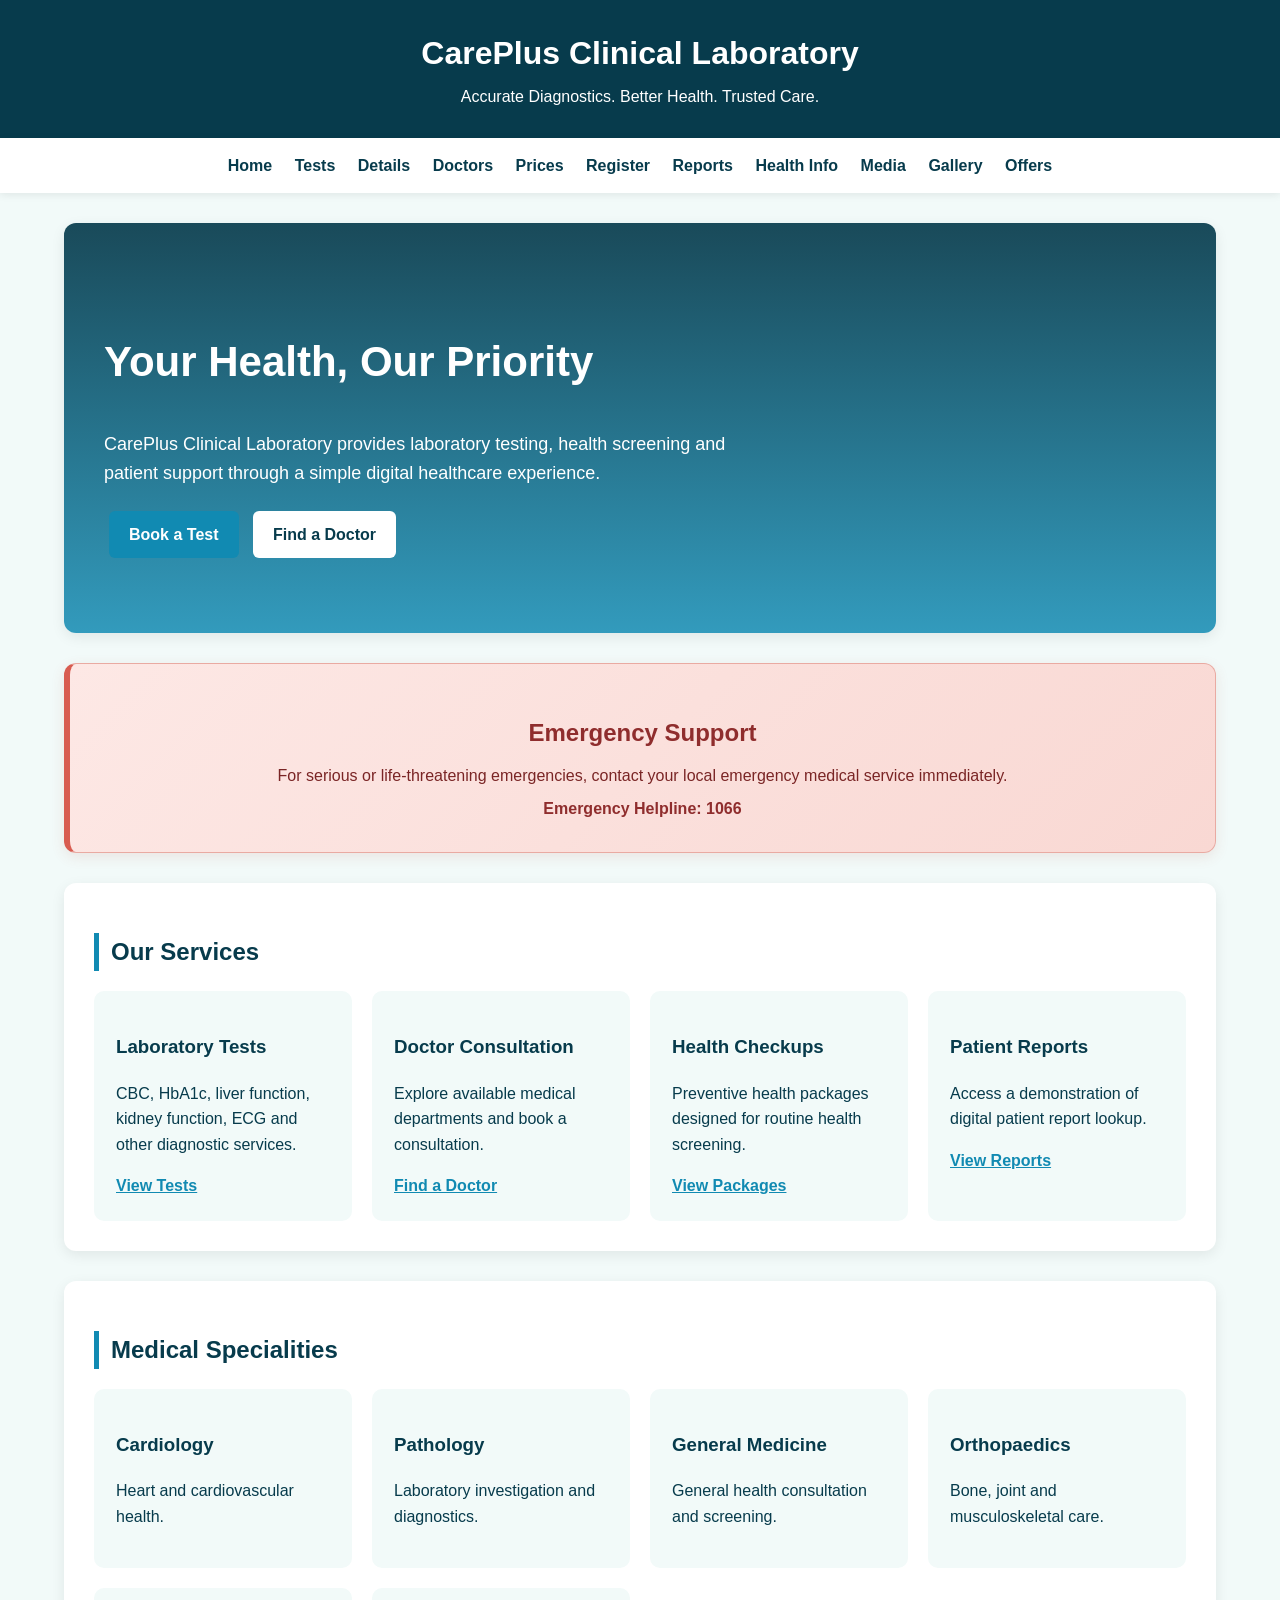
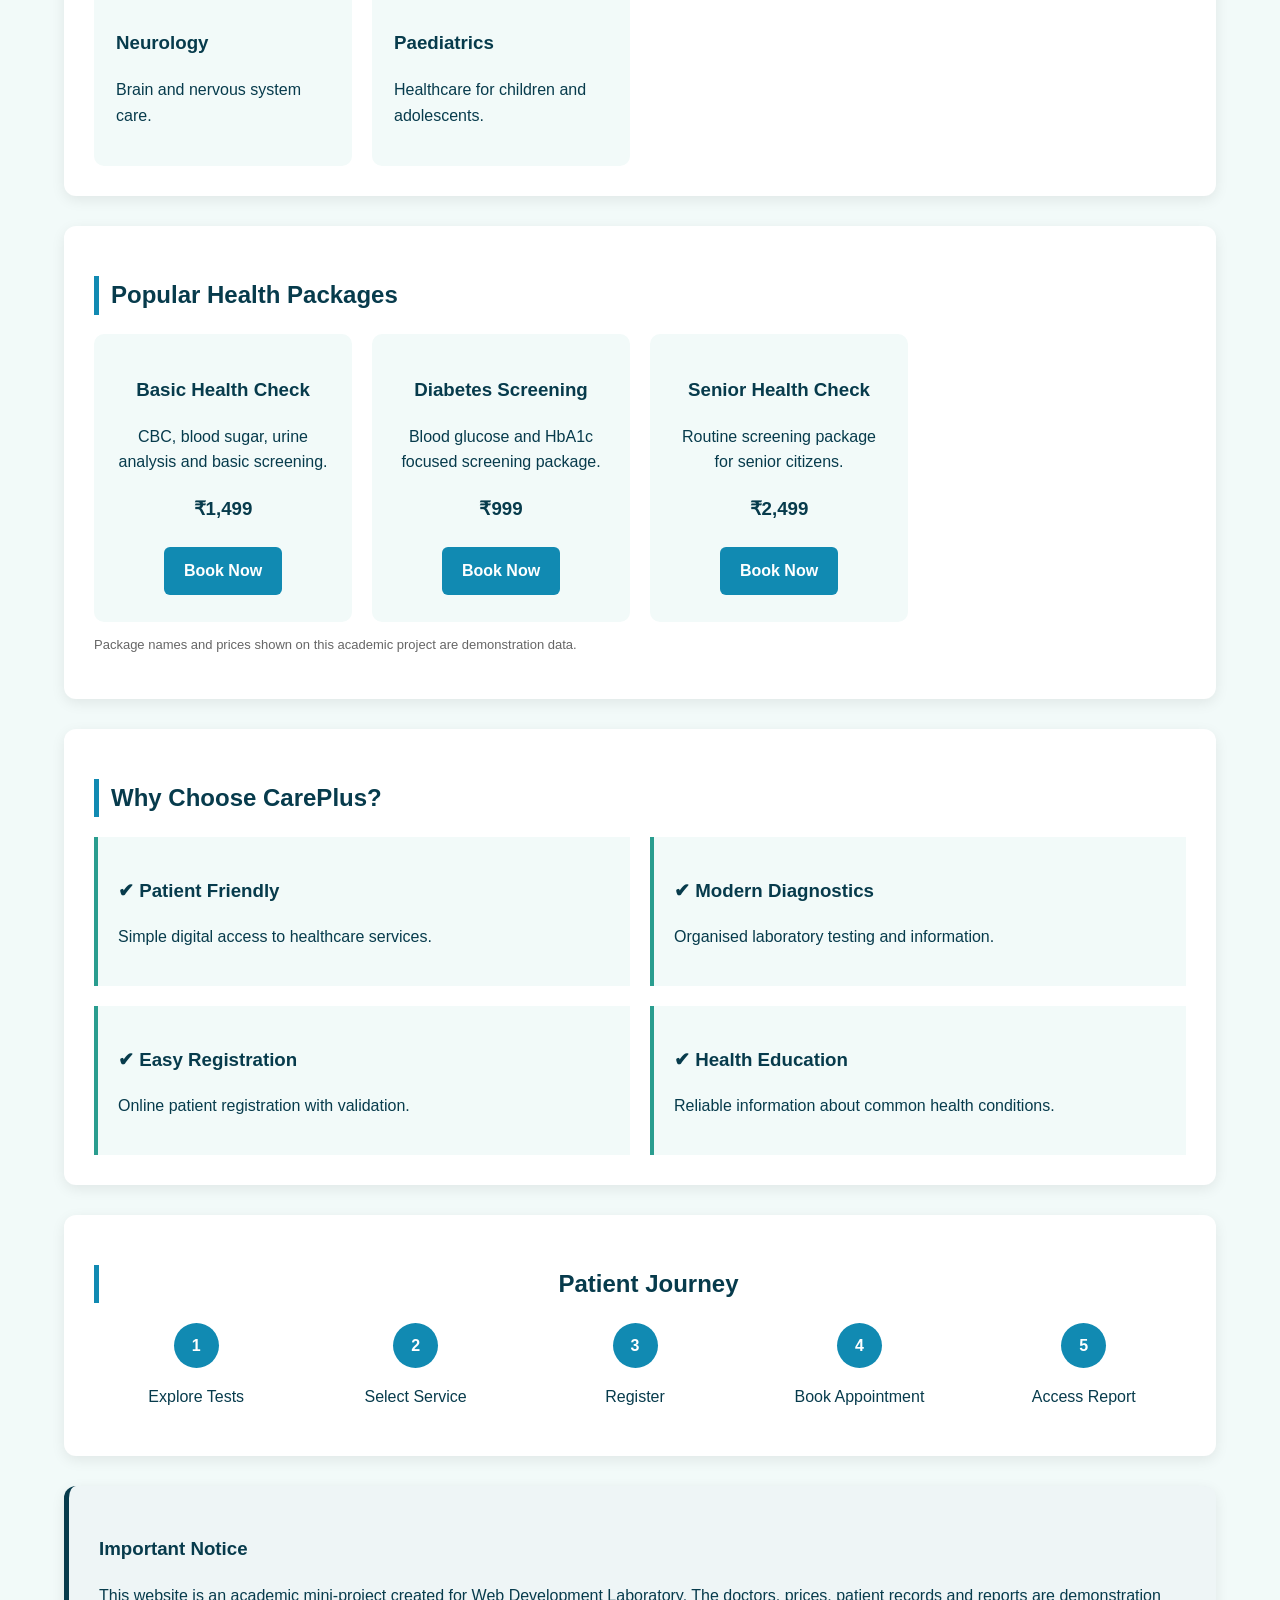
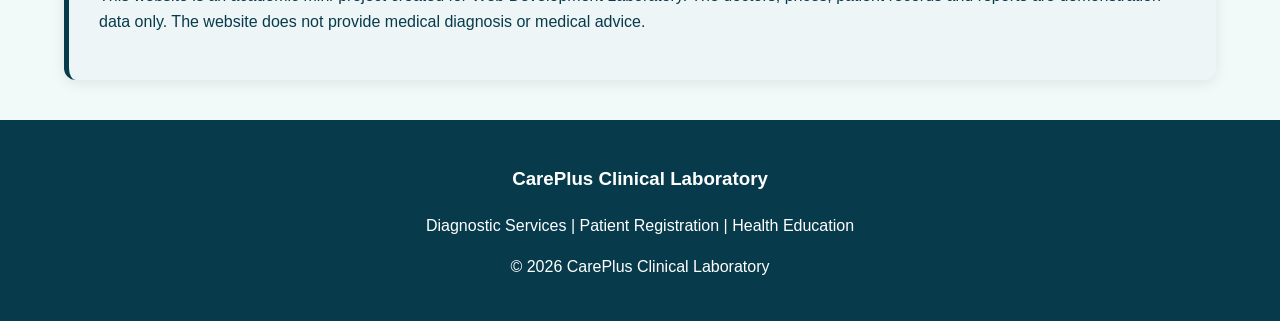
<file: index.html>
<!DOCTYPE html>
<html>
<head>
    <title>CarePlus Clinical Laboratory</title>
    <link rel="stylesheet" href="style.css">
</head>

<body>

<header>
    <div class="header-content">
        <h1>CarePlus Clinical Laboratory</h1>
        <p>Accurate Diagnostics. Better Health. Trusted Care.</p>
    </div>
</header>

<nav>
    <a href="index.html">Home</a>
    <a href="tests.html">Tests</a>
    <a href="details.html">Details</a>
    <a href="doctors.html">Doctors</a>
    <a href="table.html">Prices</a>
    <a href="registration.html">Register</a>
    <a href="reports.html">Reports</a>
    <a href="health.html">Health Info</a>
    <a href="media.html">Media</a>
    <a href="gallery.html">Gallery</a>
<a href="offer.html">Offers</a>
</nav>
<main>

<section class="hero">
    <div>
        <h2>Your Health, Our Priority</h2>
        <p>
            CarePlus Clinical Laboratory provides laboratory testing,
            health screening and patient support through a simple
            digital healthcare experience.
        </p>

        <a href="registration.html" class="button">Book a Test</a>
        <a href="doctors.html" class="button secondary-button">Find a Doctor</a>
    </div>
</section>


<section class="emergency-banner">
    <h2>Emergency Support</h2>
    <p>
        For serious or life-threatening emergencies, contact your
        local emergency medical service immediately.
    </p>
    <strong>Emergency Helpline: 1066</strong>
</section>


<section>
    <h2>Our Services</h2>

    <div class="card-container">

        <div class="card">
            <h3>Laboratory Tests</h3>
            <p>
                CBC, HbA1c, liver function, kidney function,
                ECG and other diagnostic services.
            </p>
            <a href="tests.html">View Tests</a>
        </div>

        <div class="card">
            <h3>Doctor Consultation</h3>
            <p>
                Explore available medical departments and
                book a consultation.
            </p>
            <a href="doctors.html">Find a Doctor</a>
        </div>

        <div class="card">
            <h3>Health Checkups</h3>
            <p>
                Preventive health packages designed for
                routine health screening.
            </p>
            <a href="table.html">View Packages</a>
        </div>

        <div class="card">
            <h3>Patient Reports</h3>
            <p>
                Access a demonstration of digital patient
                report lookup.
            </p>
            <a href="reports.html">View Reports</a>
        </div>

    </div>
</section>


<section>
    <h2>Medical Specialities</h2>

    <div class="card-container">

        <div class="card">
            <h3>Cardiology</h3>
            <p>Heart and cardiovascular health.</p>
        </div>

        <div class="card">
            <h3>Pathology</h3>
            <p>Laboratory investigation and diagnostics.</p>
        </div>

        <div class="card">
            <h3>General Medicine</h3>
            <p>General health consultation and screening.</p>
        </div>

        <div class="card">
            <h3>Orthopaedics</h3>
            <p>Bone, joint and musculoskeletal care.</p>
        </div>

        <div class="card">
            <h3>Neurology</h3>
            <p>Brain and nervous system care.</p>
        </div>

        <div class="card">
            <h3>Paediatrics</h3>
            <p>Healthcare for children and adolescents.</p>
        </div>

    </div>
</section>


<section>
    <h2>Popular Health Packages</h2>

    <div class="card-container">

        <div class="package-card">
            <h3>Basic Health Check</h3>
            <p>CBC, blood sugar, urine analysis and basic screening.</p>
            <h3>₹1,499</h3>
            <a href="registration.html" class="button">Book Now</a>
        </div>

        <div class="package-card">
            <h3>Diabetes Screening</h3>
            <p>Blood glucose and HbA1c focused screening package.</p>
            <h3>₹999</h3>
            <a href="registration.html" class="button">Book Now</a>
        </div>

        <div class="package-card">
            <h3>Senior Health Check</h3>
            <p>Routine screening package for senior citizens.</p>
            <h3>₹2,499</h3>
            <a href="registration.html" class="button">Book Now</a>
        </div>

    </div>

    <p class="small-note">
        Package names and prices shown on this academic project are
        demonstration data.
    </p>
</section>


<section>
    <h2>Why Choose CarePlus?</h2>

    <div class="feature-list">

        <div>
            <h3>✔ Patient Friendly</h3>
            <p>Simple digital access to healthcare services.</p>
        </div>

        <div>
            <h3>✔ Modern Diagnostics</h3>
            <p>Organised laboratory testing and information.</p>
        </div>

        <div>
            <h3>✔ Easy Registration</h3>
            <p>Online patient registration with validation.</p>
        </div>

        <div>
            <h3>✔ Health Education</h3>
            <p>Reliable information about common health conditions.</p>
        </div>

    </div>
</section>


<section class="patient-journey">

    <h2>Patient Journey</h2>

    <div class="journey">

        <div>
            <span>1</span>
            <p>Explore Tests</p>
        </div>

        <div>
            <span>2</span>
            <p>Select Service</p>
        </div>

        <div>
            <span>3</span>
            <p>Register</p>
        </div>

        <div>
            <span>4</span>
            <p>Book Appointment</p>
        </div>

        <div>
            <span>5</span>
            <p>Access Report</p>
        </div>

    </div>

</section>


<section class="disclaimer">

    <h3>Important Notice</h3>

    <p>
        This website is an academic mini-project created for
        Web Development Laboratory. The doctors, prices, patient
        records and reports are demonstration data only.
        The website does not provide medical diagnosis or medical advice.
    </p>

</section>

</main>

<footer>
    <h3>CarePlus Clinical Laboratory</h3>

    <p>
        Diagnostic Services | Patient Registration |
        Health Education
    </p>

    <p>© 2026 CarePlus Clinical Laboratory</p>
</footer>

</body>
</html>
</file>
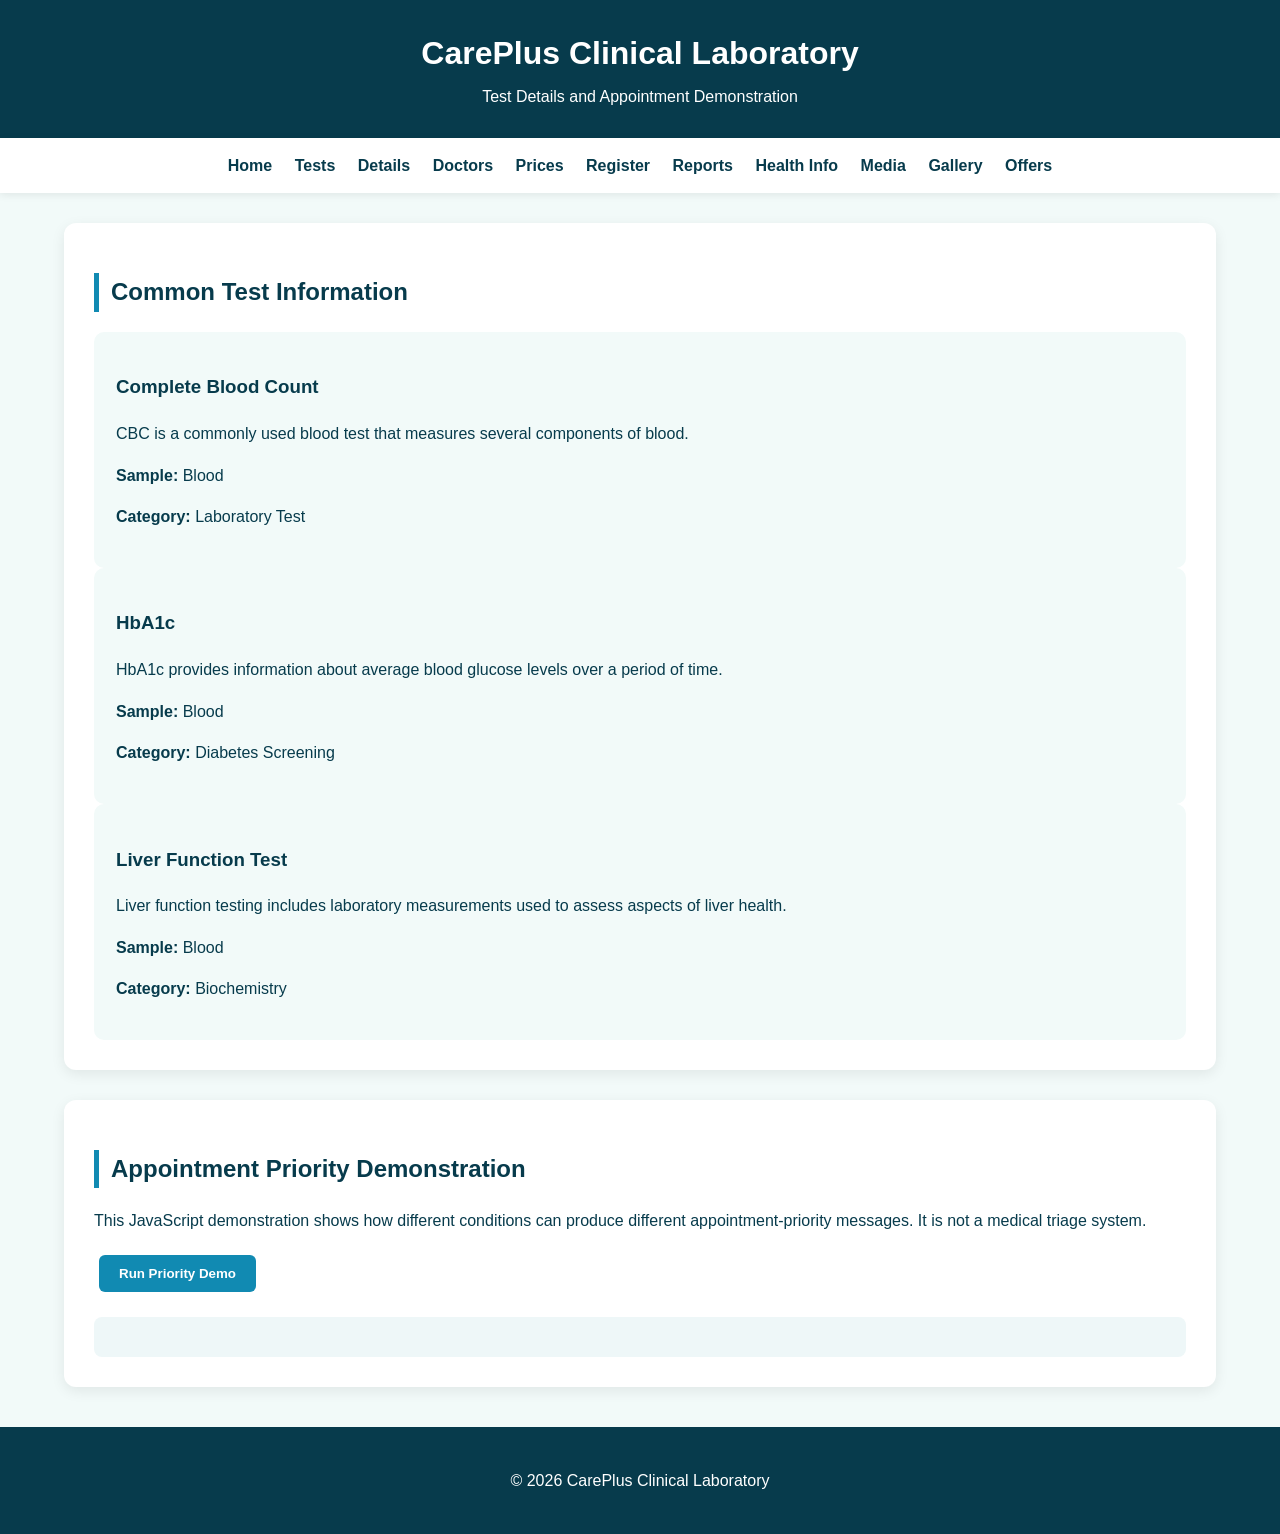
<file: details.html>
<!DOCTYPE html>
<html>
<head>
    <title>Test Details - CarePlus</title>
    <link rel="stylesheet" href="style.css">
</head>

<body>

<header>
    <h1>CarePlus Clinical Laboratory</h1>
    <p>Test Details and Appointment Demonstration</p>
</header>

<nav>
    <a href="index.html">Home</a>
    <a href="tests.html">Tests</a>
    <a href="details.html">Details</a>
    <a href="doctors.html">Doctors</a>
    <a href="table.html">Prices</a>
    <a href="registration.html">Register</a>
    <a href="reports.html">Reports</a>
    <a href="health.html">Health Info</a>
    <a href="media.html">Media</a>
    <a href="gallery.html">Gallery</a>
<a href="offer.html">Offers</a>
</nav>

<main>

<section>

    <h2>Common Test Information</h2>

    <div class="detail-card">

        <h3>Complete Blood Count</h3>

        <p>
            CBC is a commonly used blood test that measures
            several components of blood.
        </p>

        <p><strong>Sample:</strong> Blood</p>
        <p><strong>Category:</strong> Laboratory Test</p>

    </div>


    <div class="detail-card">

        <h3>HbA1c</h3>

        <p>
            HbA1c provides information about average blood
            glucose levels over a period of time.
        </p>

        <p><strong>Sample:</strong> Blood</p>
        <p><strong>Category:</strong> Diabetes Screening</p>

    </div>


    <div class="detail-card">

        <h3>Liver Function Test</h3>

        <p>
            Liver function testing includes laboratory
            measurements used to assess aspects of liver health.
        </p>

        <p><strong>Sample:</strong> Blood</p>
        <p><strong>Category:</strong> Biochemistry</p>

    </div>

</section>


<section>

    <h2>Appointment Priority Demonstration</h2>

    <p>
        This JavaScript demonstration shows how different
        conditions can produce different appointment-priority
        messages. It is not a medical triage system.
    </p>

    <button class="button" onclick="checkPriority()">
        Run Priority Demo
    </button>

    <div id="priorityResult" class="info-box"></div>

</section>

</main>

<footer>
    <p>© 2026 CarePlus Clinical Laboratory</p>
</footer>


<script>

function checkPriority(){

    let age = Number(prompt("Enter patient age:"));
    let temperature = Number(prompt("Enter temperature in °C:"));
    let severity = prompt("Enter severity (mild/moderate/severe):");
    let emergency = prompt("Is this an emergency? (yes/no):");

    severity = severity.toLowerCase();
    emergency = emergency.toLowerCase();

    let result;

    if(emergency === "yes"){
        result = "Emergency Consultation Required";
    }
    else if(temperature >= 39 || severity === "severe"){
        result = "High Priority Consultation";
    }
    else if(age >= 60 && severity === "moderate"){
        result = "Priority Consultation";
    }
    else{
        result = "Regular Consultation";
    }

    document.getElementById("priorityResult").innerHTML =
        "<h3>Result</h3><p>" + result + "</p>";

    console.log(result);
    alert(result);

}

</script>

</body>
</html>
</file>
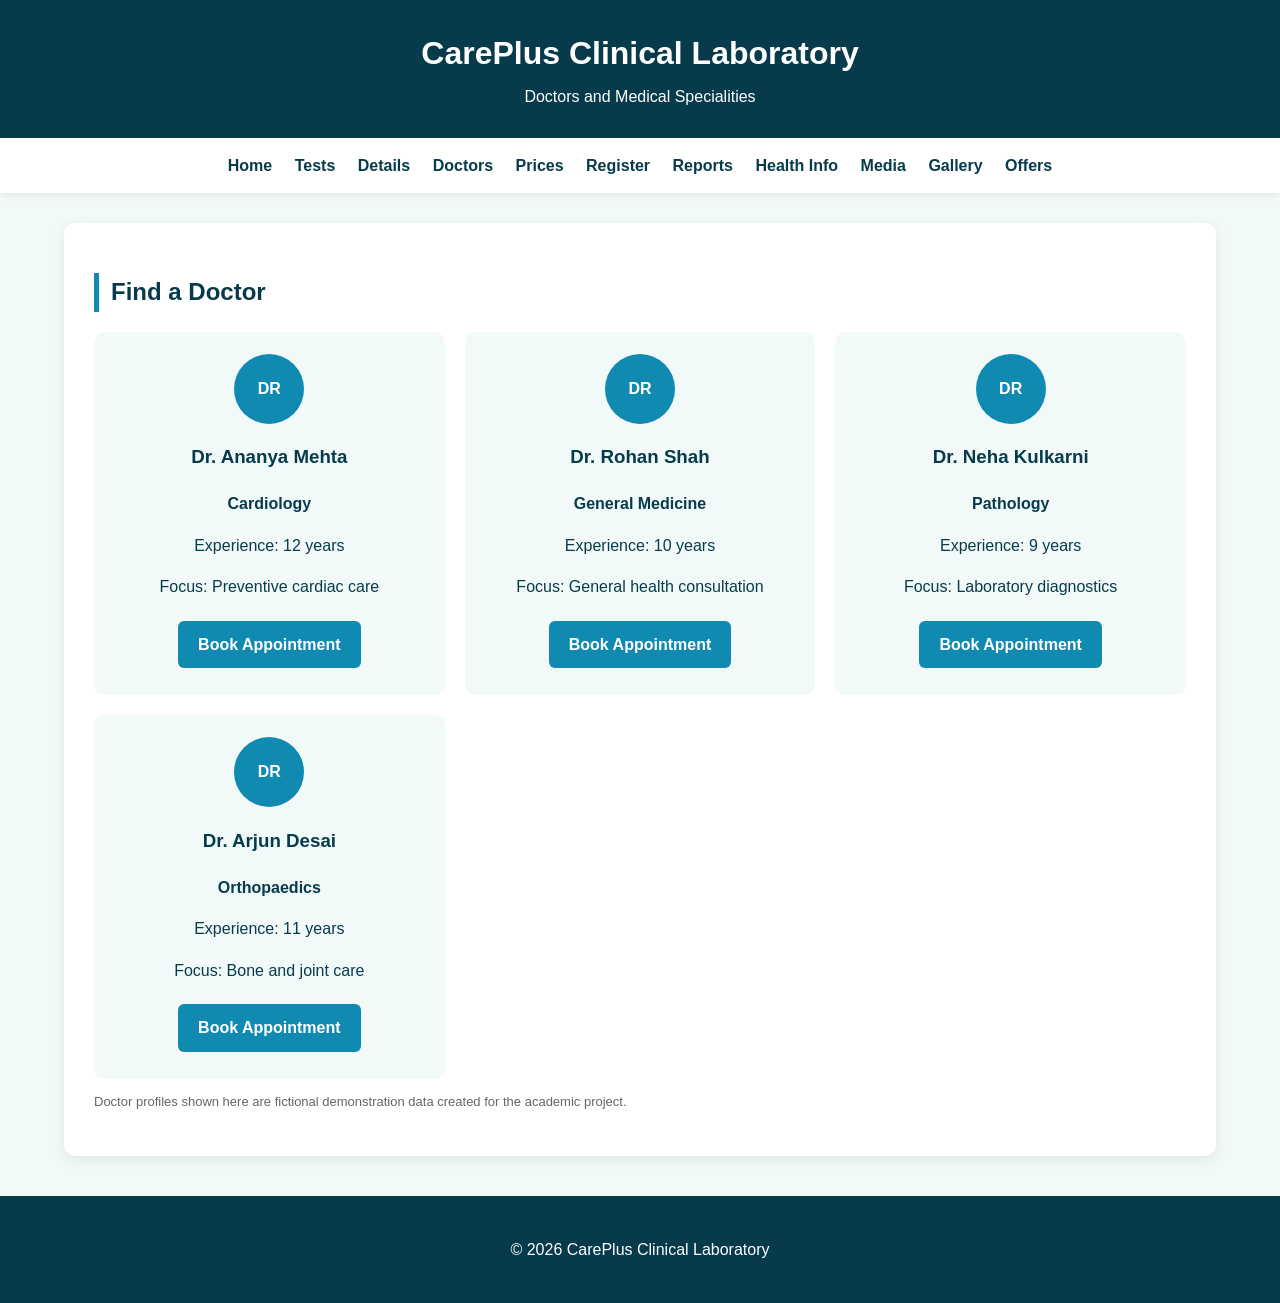
<file: doctors.html>
<!DOCTYPE html>
<html>
<head>
    <title>Doctors - CarePlus Clinical Laboratory</title>
    <link rel="stylesheet" href="style.css">
</head>

<body>

<header>
    <h1>CarePlus Clinical Laboratory</h1>
    <p>Doctors and Medical Specialities</p>
</header>

<nav>
    <a href="index.html">Home</a>
    <a href="tests.html">Tests</a>
    <a href="details.html">Details</a>
    <a href="doctors.html">Doctors</a>
    <a href="table.html">Prices</a>
    <a href="registration.html">Register</a>
    <a href="reports.html">Reports</a>
    <a href="health.html">Health Info</a>
    <a href="media.html">Media</a>
    <a href="gallery.html">Gallery</a>
<a href="offer.html">Offers</a>
</nav>

<main>

<section>

    <h2>Find a Doctor</h2>

    <div class="doctor-grid">

        <div class="doctor-card">
            <div class="doctor-icon">DR</div>
            <h3>Dr. Ananya Mehta</h3>
            <p><strong>Cardiology</strong></p>
            <p>Experience: 12 years</p>
            <p>Focus: Preventive cardiac care</p>
            <a href="registration.html" class="button">Book Appointment</a>
        </div>


        <div class="doctor-card">
            <div class="doctor-icon">DR</div>
            <h3>Dr. Rohan Shah</h3>
            <p><strong>General Medicine</strong></p>
            <p>Experience: 10 years</p>
            <p>Focus: General health consultation</p>
            <a href="registration.html" class="button">Book Appointment</a>
        </div>


        <div class="doctor-card">
            <div class="doctor-icon">DR</div>
            <h3>Dr. Neha Kulkarni</h3>
            <p><strong>Pathology</strong></p>
            <p>Experience: 9 years</p>
            <p>Focus: Laboratory diagnostics</p>
            <a href="registration.html" class="button">Book Appointment</a>
        </div>


        <div class="doctor-card">
            <div class="doctor-icon">DR</div>
            <h3>Dr. Arjun Desai</h3>
            <p><strong>Orthopaedics</strong></p>
            <p>Experience: 11 years</p>
            <p>Focus: Bone and joint care</p>
            <a href="registration.html" class="button">Book Appointment</a>
        </div>

    </div>

    <p class="small-note">
        Doctor profiles shown here are fictional demonstration data
        created for the academic project.
    </p>

</section>

</main>

<footer>
    <p>© 2026 CarePlus Clinical Laboratory</p>
</footer>

</body>
</html>
</file>
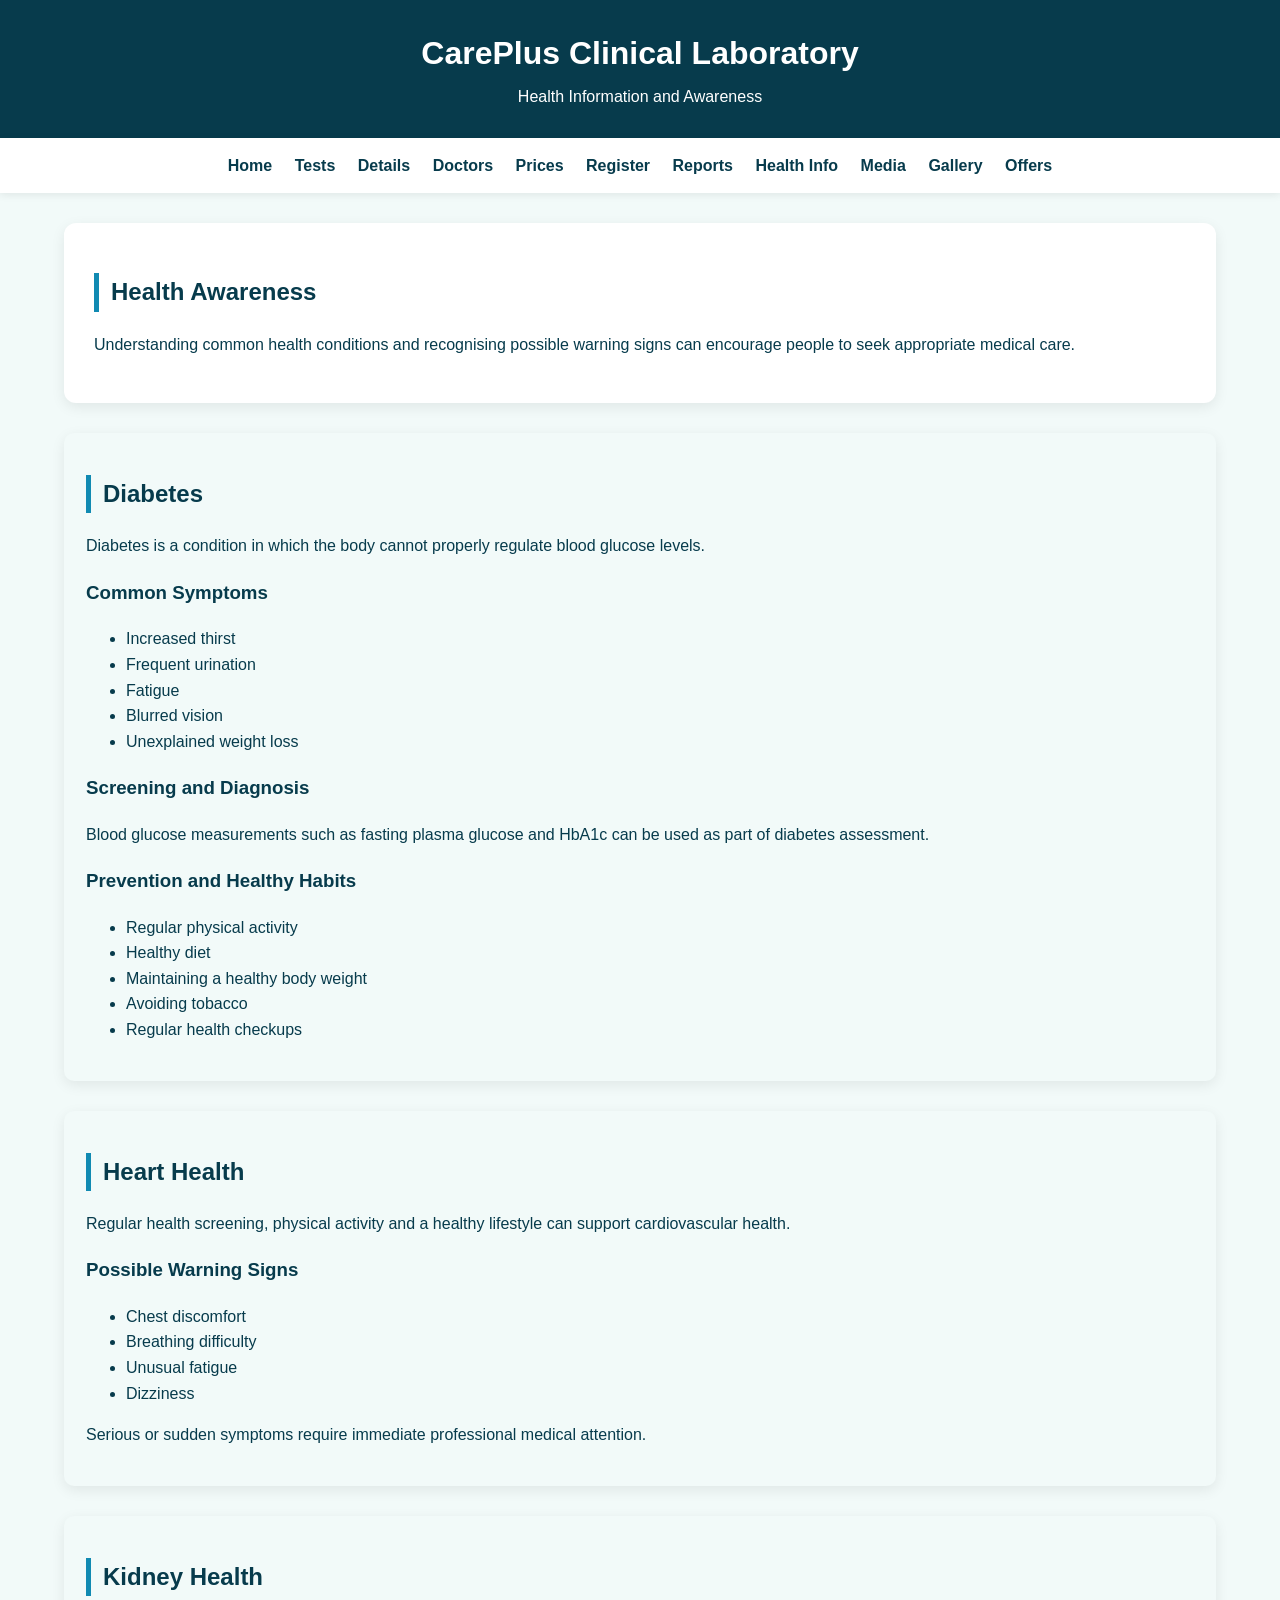
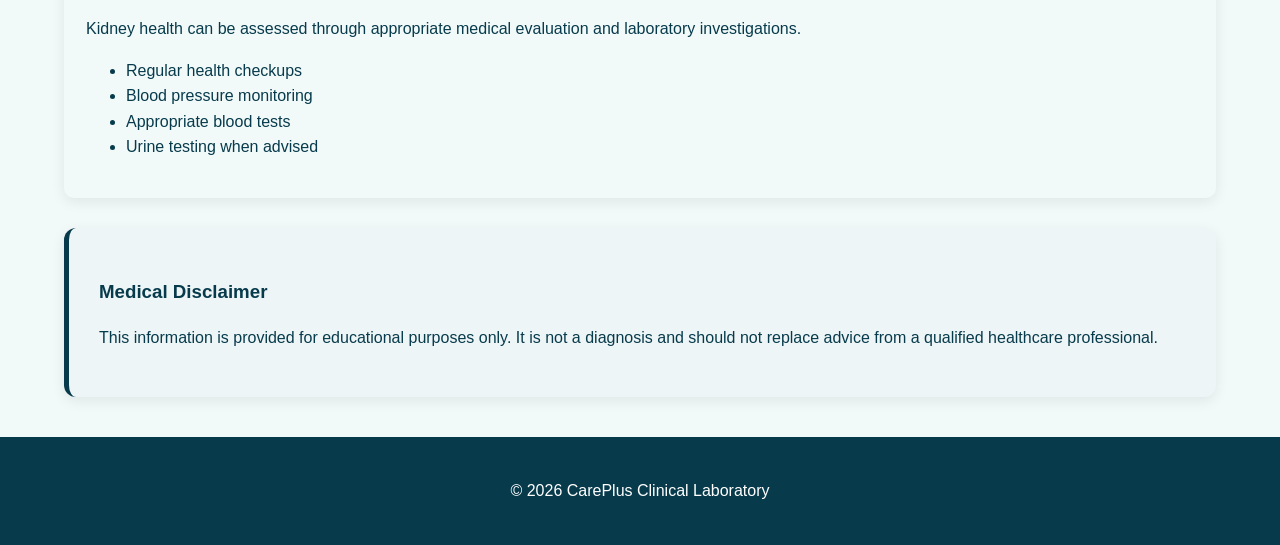
<file: health.html>
<!DOCTYPE html>
<html>
<head>
    <title>Health Information - CarePlus</title>
    <link rel="stylesheet" href="style.css">
</head>

<body>

<header>
    <h1>CarePlus Clinical Laboratory</h1>
    <p>Health Information and Awareness</p>
</header>

<nav>
    <a href="index.html">Home</a>
    <a href="tests.html">Tests</a>
    <a href="details.html">Details</a>
    <a href="doctors.html">Doctors</a>
    <a href="table.html">Prices</a>
    <a href="registration.html">Register</a>
    <a href="reports.html">Reports</a>
    <a href="health.html">Health Info</a>
    <a href="media.html">Media</a>
    <a href="gallery.html">Gallery</a>
<a href="offer.html">Offers</a>
</nav>

<main>

<section>

    <h2>Health Awareness</h2>

    <p>
        Understanding common health conditions and recognising
        possible warning signs can encourage people to seek
        appropriate medical care.
    </p>

</section>


<section class="health-card">

    <h2>Diabetes</h2>

    <p>
        Diabetes is a condition in which the body cannot properly
        regulate blood glucose levels.
    </p>

    <h3>Common Symptoms</h3>

    <ul>
        <li>Increased thirst</li>
        <li>Frequent urination</li>
        <li>Fatigue</li>
        <li>Blurred vision</li>
        <li>Unexplained weight loss</li>
    </ul>

    <h3>Screening and Diagnosis</h3>

    <p>
        Blood glucose measurements such as fasting plasma glucose
        and HbA1c can be used as part of diabetes assessment.
    </p>

    <h3>Prevention and Healthy Habits</h3>

    <ul>
        <li>Regular physical activity</li>
        <li>Healthy diet</li>
        <li>Maintaining a healthy body weight</li>
        <li>Avoiding tobacco</li>
        <li>Regular health checkups</li>
    </ul>

</section>


<section class="health-card">

    <h2>Heart Health</h2>

    <p>
        Regular health screening, physical activity and a healthy
        lifestyle can support cardiovascular health.
    </p>

    <h3>Possible Warning Signs</h3>

    <ul>
        <li>Chest discomfort</li>
        <li>Breathing difficulty</li>
        <li>Unusual fatigue</li>
        <li>Dizziness</li>
    </ul>

    <p>
        Serious or sudden symptoms require immediate professional
        medical attention.
    </p>

</section>


<section class="health-card">

    <h2>Kidney Health</h2>

    <p>
        Kidney health can be assessed through appropriate medical
        evaluation and laboratory investigations.
    </p>

    <ul>
        <li>Regular health checkups</li>
        <li>Blood pressure monitoring</li>
        <li>Appropriate blood tests</li>
        <li>Urine testing when advised</li>
    </ul>

</section>


<section class="disclaimer">

    <h3>Medical Disclaimer</h3>

    <p>
        This information is provided for educational purposes only.
        It is not a diagnosis and should not replace advice from
        a qualified healthcare professional.
    </p>

</section>

</main>

<footer>
    <p>© 2026 CarePlus Clinical Laboratory</p>
</footer>

</body>
</html>
</file>
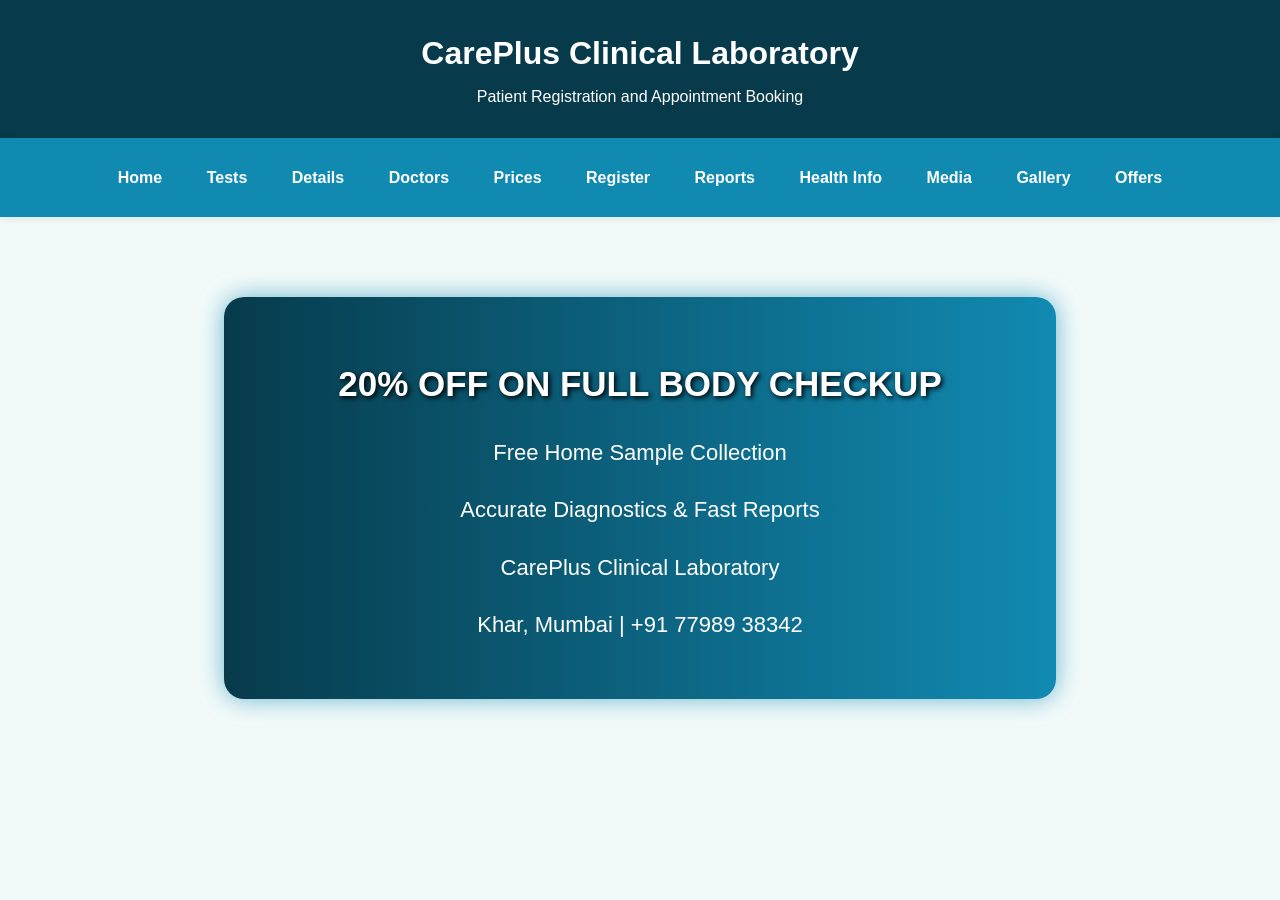
<file: offer.html>
<!DOCTYPE html>
<html>
    <head>
    <title>Laboratory Gallery</title>
    <link rel="stylesheet" href="style.css">
    <link rel="stylesheet" href="nav.css">
</head>
<head>
    <title>Special Offers</title>
    <header>
    <h1>CarePlus Clinical Laboratory</h1>
    <p>Patient Registration and Appointment Booking</p>
</header>

<nav>
    <a href="index.html">Home</a>
    <a href="tests.html">Tests</a>
    <a href="details.html">Details</a>
    <a href="doctors.html">Doctors</a>
    <a href="table.html">Prices</a>
    <a href="registration.html">Register</a>
    <a href="reports.html">Reports</a>
    <a href="health.html">Health Info</a>
    <a href="media.html">Media</a>
    <a href="gallery.html">Gallery</a>
    <a href="offer.html">Offers</a>
</nav>

    <style>

        body {
            background: #F2FAF9;
            font-family: Arial, sans-serif;
            text-align: center;
        }

        .offer {
            width: 65%;
            margin: 80px auto;
            padding: 35px;
            background: linear-gradient(to right, #073B4C, #118AB2);
            color: white;
            border-radius: 20px;
            box-shadow: 0 0 25px rgba(17,138,178,0.6);
            animation: glow 1.5s infinite alternate;
        }

        .offer h1 {
            font-size: 35px;
            text-shadow: 2px 2px 5px black;
        }

        .offer p {
            font-size: 22px;
        }

        @keyframes glow {

            from {
                transform: scale(1);
                box-shadow: 0 0 15px rgba(17,138,178,0.5);
            }

            to {
                transform: scale(1.03);
                box-shadow: 0 0 35px rgba(7,59,76,0.8);
            }
        }

    </style>
</head>

<body>

<div class="offer">

    <h1>20% OFF ON FULL BODY CHECKUP</h1>

    <p>Free Home Sample Collection</p>

    <p>Accurate Diagnostics & Fast Reports</p>

    <p>CarePlus Clinical Laboratory</p>

    <p>Khar, Mumbai | +91 77989 38342</p>

</div>

</body>
</html>
</file>
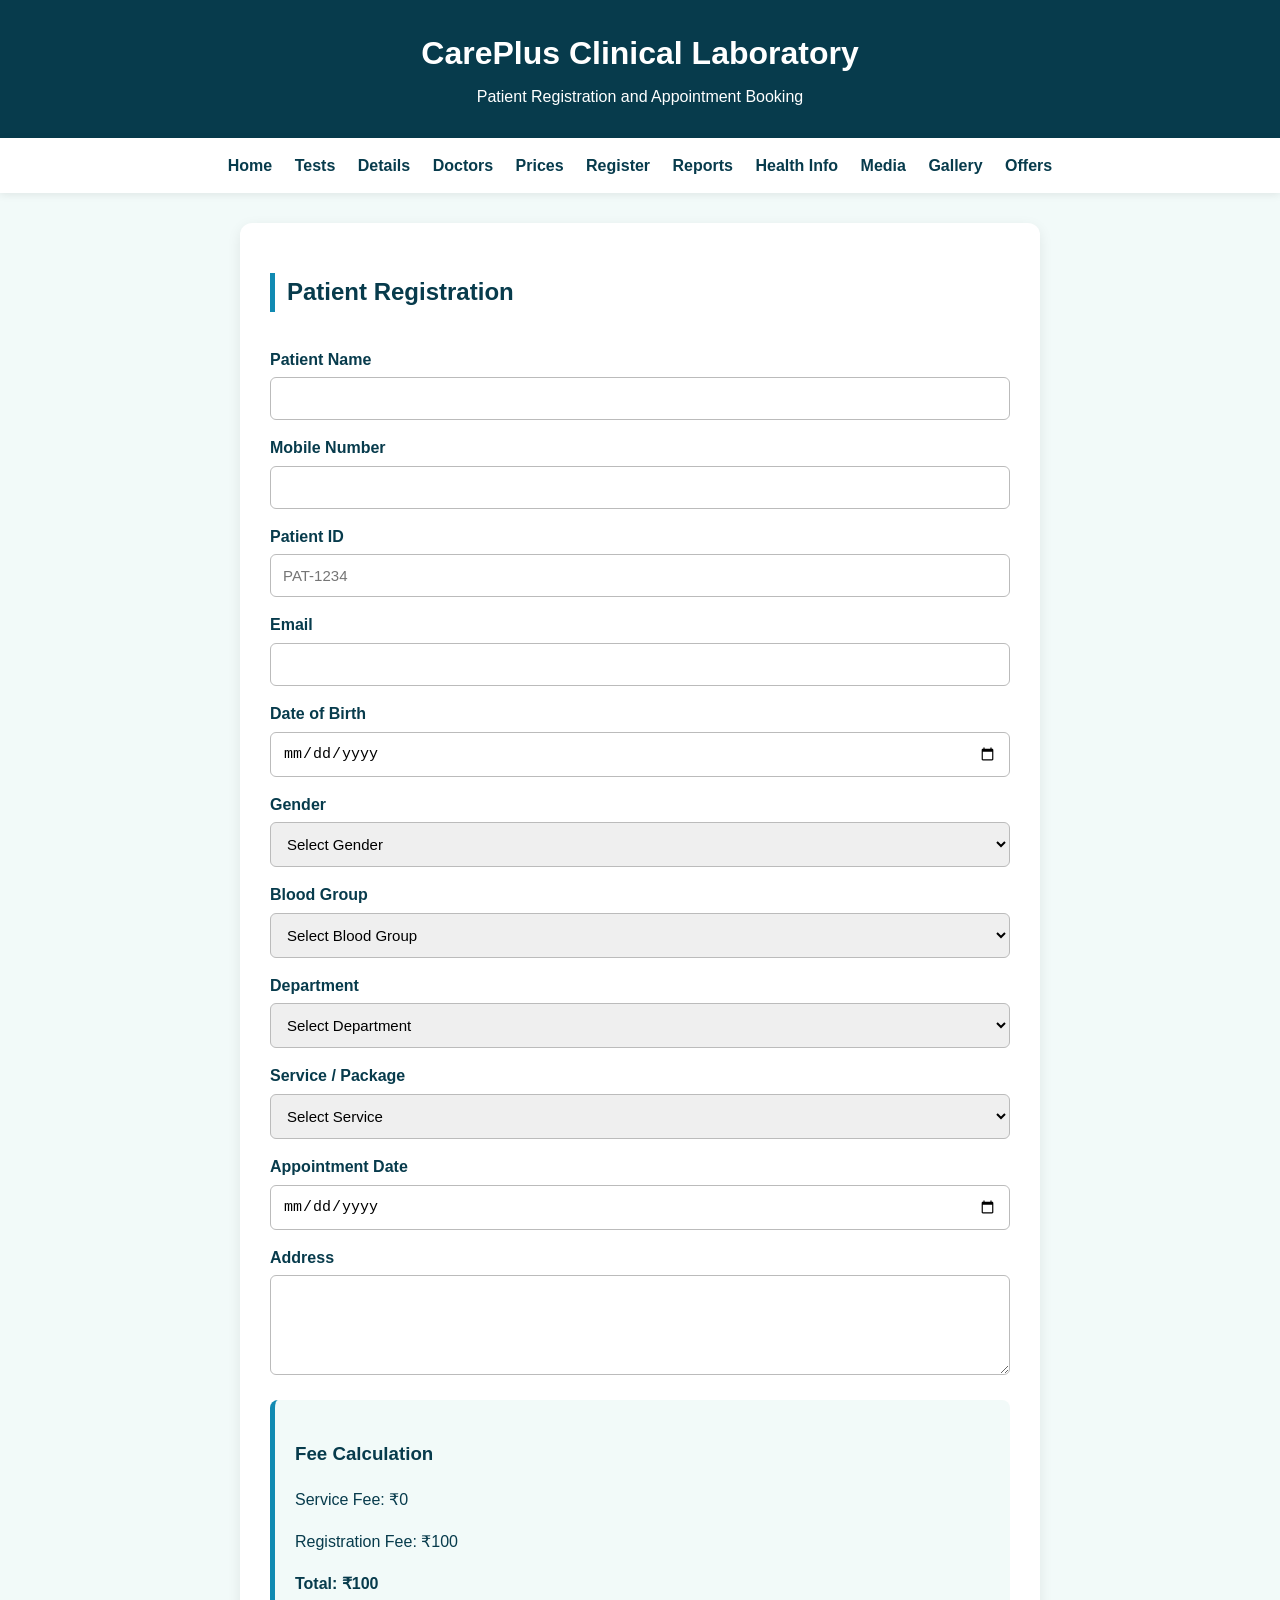
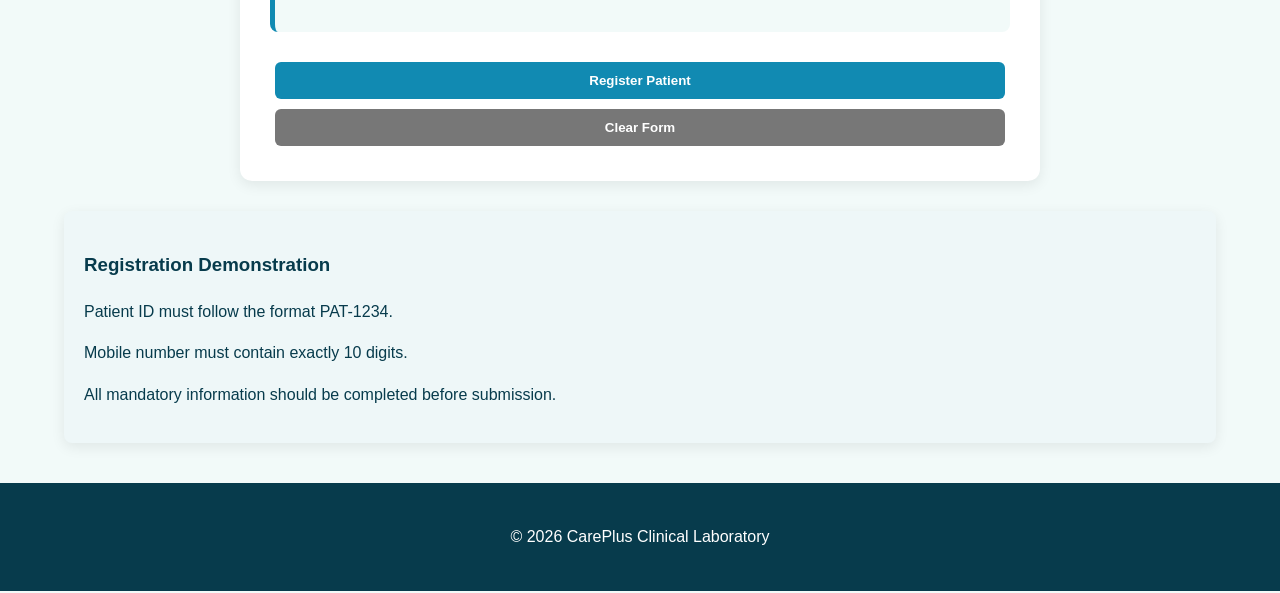
<file: registration.html>
<!DOCTYPE html>
<html>
<head>
    <title>Patient Registration - CarePlus</title>
    <link rel="stylesheet" href="style.css">
    <link rel="stylesheet" href="form.css">
</head>

<body>

<header>
    <h1>CarePlus Clinical Laboratory</h1>
    <p>Patient Registration and Appointment Booking</p>
</header>

<nav>
    <a href="index.html">Home</a>
    <a href="tests.html">Tests</a>
    <a href="details.html">Details</a>
    <a href="doctors.html">Doctors</a>
    <a href="table.html">Prices</a>
    <a href="registration.html">Register</a>
    <a href="reports.html">Reports</a>
    <a href="health.html">Health Info</a>
    <a href="media.html">Media</a>
    <a href="gallery.html">Gallery</a>
<a href="offer.html">Offers</a>
</nav>

<main>

<section class="form-container">

    <h2>Patient Registration</h2>

    <form id="registrationForm">

        <label>Patient Name</label>
        <input type="text" id="patientName">
        <span id="nameError" class="error"></span>


        <label>Mobile Number</label>
        <input type="text" id="mobile">
        <span id="mobileError" class="error"></span>


        <label>Patient ID</label>
        <input type="text" id="patientId" placeholder="PAT-1234">
        <span id="idError" class="error"></span>


        <label>Email</label>
        <input type="email" id="email">
        <span id="emailError" class="error"></span>


        <label>Date of Birth</label>
        <input type="date" id="dob">


        <label>Gender</label>

        <select id="gender">
            <option value="">Select Gender</option>
            <option>Female</option>
            <option>Male</option>
            <option>Other</option>
        </select>


        <label>Blood Group</label>

        <select id="bloodGroup">
            <option value="">Select Blood Group</option>
            <option>A+</option>
            <option>A-</option>
            <option>B+</option>
            <option>B-</option>
            <option>AB+</option>
            <option>AB-</option>
            <option>O+</option>
            <option>O-</option>
        </select>


        <label>Department</label>

        <select id="department">

            <option value="">Select Department</option>
            <option>General Medicine</option>
            <option>Cardiology</option>
            <option>Pathology</option>
            <option>Orthopaedics</option>
            <option>Neurology</option>
            <option>Paediatrics</option>

        </select>


        <label>Service / Package</label>

        <select id="service">

            <option value="">Select Service</option>

            <option value="450">
                Complete Blood Count - ₹450
            </option>

            <option value="600">
                HbA1c - ₹600
            </option>

            <option value="800">
                Liver Function Test - ₹800
            </option>

            <option value="750">
                Kidney Function Test - ₹750
            </option>

            <option value="500">
                ECG - ₹500
            </option>

            <option value="1499">
                Basic Health Check - ₹1499
            </option>

            <option value="999">
                Diabetes Screening - ₹999
            </option>

            <option value="2499">
                Senior Health Check - ₹2499
            </option>

        </select>


        <label>Appointment Date</label>
        <input type="date" id="appointmentDate">


        <label>Address</label>
        <textarea id="address"></textarea>


        <div class="fee-box">

            <h3>Fee Calculation</h3>

            <p>Service Fee: ₹<span id="serviceFee">0</span></p>

            <p>Registration Fee: ₹100</p>

            <p>
                <strong>
                    Total: ₹<span id="totalFee">100</span>
                </strong>
            </p>

        </div>


        <button type="submit" class="button">
            Register Patient
        </button>

        <button type="reset" class="button reset-button">
            Clear Form
        </button>

    </form>


    <div id="successMessage"></div>

</section>


<section class="info-box">

    <h3>Registration Demonstration</h3>

    <p>
        Patient ID must follow the format PAT-1234.
    </p>

    <p>
        Mobile number must contain exactly 10 digits.
    </p>

    <p>
        All mandatory information should be completed before submission.
    </p>

</section>

</main>

<footer>
    <p>© 2026 CarePlus Clinical Laboratory</p>
</footer>


<script>

function validateName(name){
    return /^[A-Za-z ]+$/.test(name);
}

function validateMobile(mobile){
    return /^[0-9]{10}$/.test(mobile);
}

function validatePatientId(id){
    return /^PAT-[0-9]{4}$/.test(id);
}

function validateEmail(email){
    return /^[^\s@]+@[^\s@]+\.[^\s@]+$/.test(email);
}


const service = document.getElementById("service");

service.addEventListener("change", function(){

    let serviceFee = Number(service.value);

    document.getElementById("serviceFee").textContent = serviceFee;

    document.getElementById("totalFee").textContent =
        serviceFee + 100;

});


document.getElementById("patientName").addEventListener("input", function(){

    if(validateName(this.value)){
        this.classList.remove("invalid");
        document.getElementById("nameError").textContent = "";
    }

});


document.getElementById("mobile").addEventListener("input", function(){

    if(validateMobile(this.value)){
        this.classList.remove("invalid");
        document.getElementById("mobileError").textContent = "";
    }

});


document.getElementById("gender").addEventListener("change", function(){

    console.log("Gender selected:", this.value);

});


document.getElementById("registrationForm").addEventListener("submit", function(event){

    event.preventDefault();

    let name = document.getElementById("patientName").value.trim();
    let mobile = document.getElementById("mobile").value.trim();
    let patientId = document.getElementById("patientId").value.trim();
    let email = document.getElementById("email").value.trim();
    let dob = document.getElementById("dob").value;
    let gender = document.getElementById("gender").value;
    let department = document.getElementById("department").value;
    let serviceValue = document.getElementById("service").value;
    let appointmentDate = document.getElementById("appointmentDate").value;


    let valid = true;


    if(!validateName(name)){
        document.getElementById("nameError").textContent =
            "Enter a valid name.";
        document.getElementById("patientName").classList.add("invalid");
        valid = false;
    }


    if(!validateMobile(mobile)){
        document.getElementById("mobileError").textContent =
            "Enter a valid 10-digit mobile number.";
        document.getElementById("mobile").classList.add("invalid");
        valid = false;
    }


    if(!validatePatientId(patientId)){
        document.getElementById("idError").textContent =
            "Use format PAT-1234.";
        valid = false;
    }


    if(!validateEmail(email)){
        document.getElementById("emailError").textContent =
            "Enter a valid email address.";
        valid = false;
    }


    if(!dob){
        alert("Please select Date of Birth.");
        valid = false;
    }


    if(!gender || !department || !serviceValue){
        alert("Please complete all selections.");
        valid = false;
    }


    if(!appointmentDate){
        alert("Please select an appointment date.");
        valid = false;
    }


    if(valid){

        let serviceFee = Number(serviceValue);
        let total = serviceFee + 100;

        document.getElementById("successMessage").innerHTML = `
            <div class="success">
                <h3>Registration Successful</h3>
                <p>Welcome, ${name}.</p>
                <p>Patient ID: ${patientId}</p>
                <p>Department: ${department}</p>
                <p>Total Fee: ₹${total}</p>
                <p>Your appointment request has been recorded.</p>
            </div>
        `;

        console.log("Patient registered:", {
            name,
            mobile,
            patientId,
            email,
            department,
            appointmentDate,
            total
        });

        alert("Patient registration successful!");

    }

});

</script>

</body>
</html>
</file>
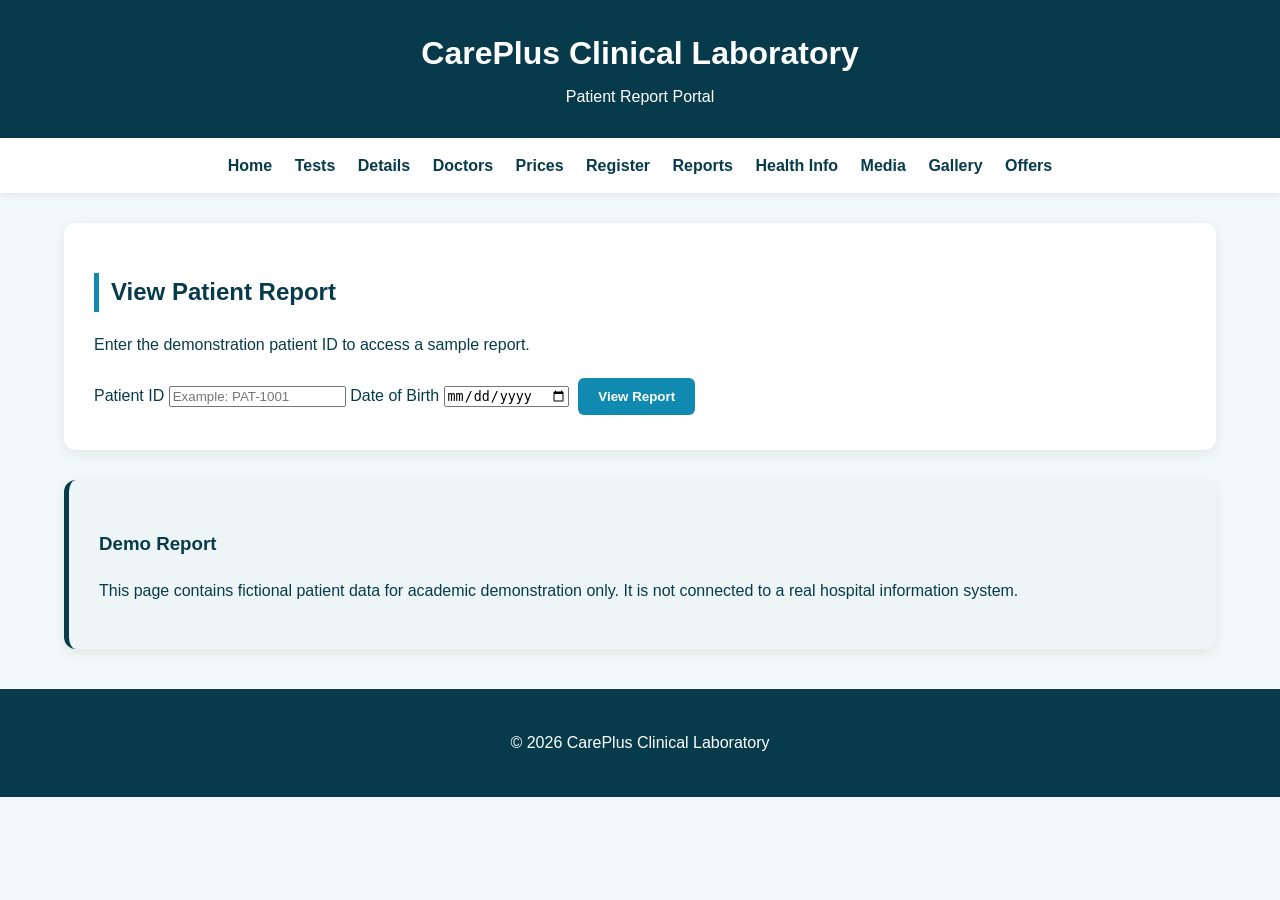
<file: reports.html>
<!DOCTYPE html>
<html>
<head>
    <title>Patient Reports - CarePlus</title>
    <link rel="stylesheet" href="style.css">
</head>

<body>

<header>
    <h1>CarePlus Clinical Laboratory</h1>
    <p>Patient Report Portal</p>
</header>

<nav>
    <a href="index.html">Home</a>
    <a href="tests.html">Tests</a>
    <a href="details.html">Details</a>
    <a href="doctors.html">Doctors</a>
    <a href="table.html">Prices</a>
    <a href="registration.html">Register</a>
    <a href="reports.html">Reports</a>
    <a href="health.html">Health Info</a>
    <a href="media.html">Media</a>
    <a href="gallery.html">Gallery</a>
<a href="offer.html">Offers</a>
</nav>

<main>

<section class="form-container">

    <h2>View Patient Report</h2>

    <p>
        Enter the demonstration patient ID to access a sample report.
    </p>

    <form id="reportForm">

        <label>Patient ID</label>

        <input
            type="text"
            id="reportId"
            placeholder="Example: PAT-1001"
        >

        <label>Date of Birth</label>

        <input
            type="date"
            id="reportDob"
        >

        <button type="submit" class="button">
            View Report
        </button>

    </form>

    <div id="reportResult"></div>

</section>


<section class="disclaimer">

    <h3>Demo Report</h3>

    <p>
        This page contains fictional patient data for academic
        demonstration only. It is not connected to a real
        hospital information system.
    </p>

</section>

</main>

<footer>
    <p>© 2026 CarePlus Clinical Laboratory</p>
</footer>


<script>

document.getElementById("reportForm").addEventListener("submit", function(event){

    event.preventDefault();

    let id = document.getElementById("reportId").value.trim();
    let dob = document.getElementById("reportDob").value;

    let result = document.getElementById("reportResult");

    if(id === "PAT-1001" && dob === "2007-06-15"){

        result.innerHTML = `
        <div class="report-card">
            <h2>Patient Laboratory Report</h2>

            <p><strong>Patient ID:</strong> PAT-1001</p>
            <p><strong>Patient Name:</strong> Saisha Raut</p>
            <p><strong>Report Date:</strong> 04 October 2026</p>

            <hr>

            <h3>Test Results</h3>

            <table>
                <tr>
                    <th>Test</th>
                    <th>Result</th>
                    <th>Status</th>
                </tr>

                <tr>
                    <td>Complete Blood Count</td>
                    <td>Demo Result</td>
                    <td>For Review</td>
                </tr>

                <tr>
                    <td>HbA1c</td>
                    <td>Demo Result</td>
                    <td>For Review</td>
                </tr>

                <tr>
                    <td>Liver Function Test</td>
                    <td>Demo Result</td>
                    <td>For Review</td>
                </tr>
            </table>

            <p class="small-note">
                This is a fictional educational report and
                must not be interpreted as a real medical report.
            </p>

        </div>
        `;

    }
    else{

        result.innerHTML =
        "<p class='error'>No report found. Please check the demonstration Patient ID and Date of Birth.</p>";

    }

});

</script>

</body>
</html>
</file>
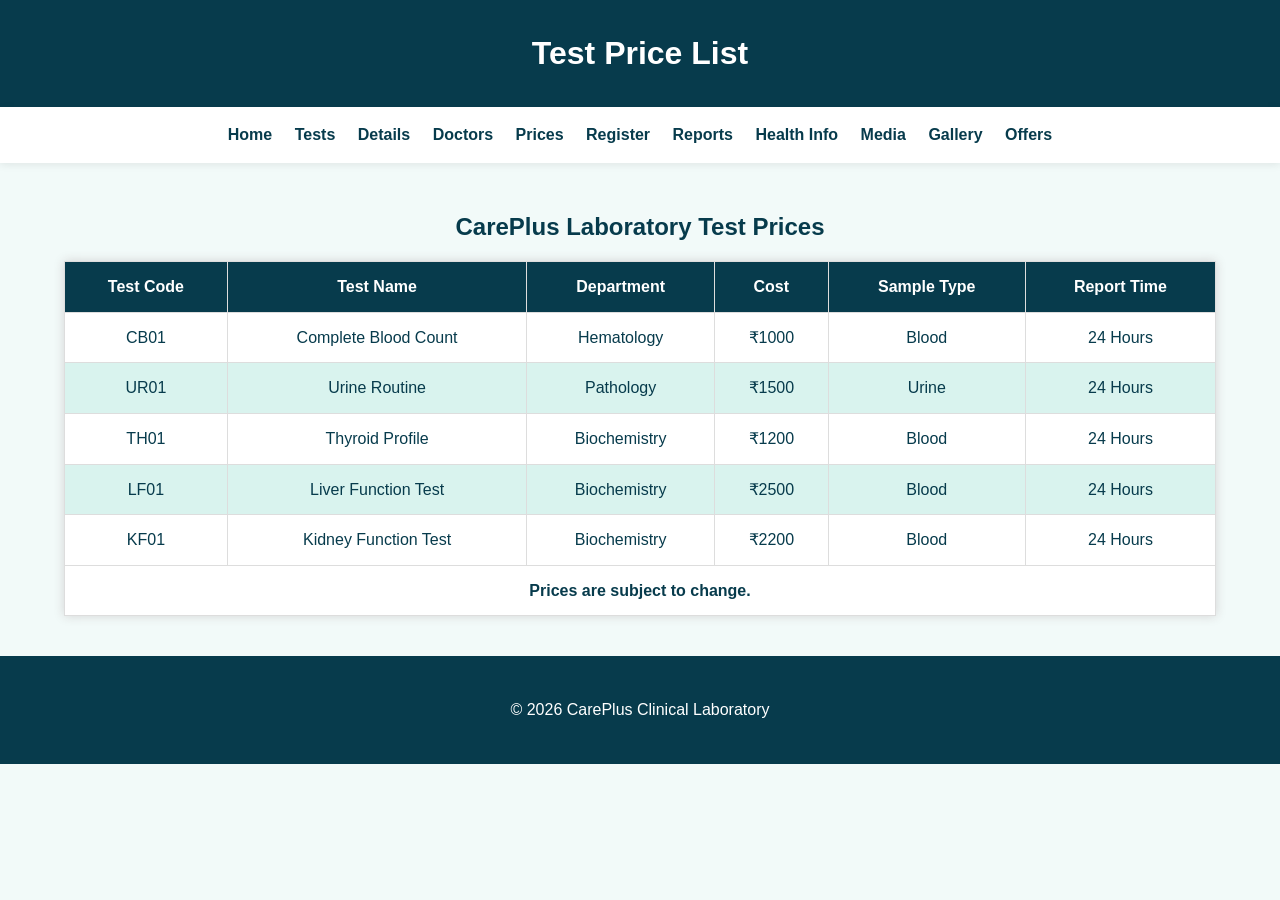
<file: table.html>
<!DOCTYPE html>
<html>
<head>
    <title>Test Prices</title>
    <link rel="stylesheet" href="style.css">
    <link rel="stylesheet" href="table.css">
</head>

<body>

<header>
    <h1>Test Price List</h1>
</header>

<nav>
    <a href="index.html">Home</a>
    <a href="tests.html">Tests</a>
    <a href="details.html">Details</a>
    <a href="doctors.html">Doctors</a>
    <a href="table.html">Prices</a>
    <a href="registration.html">Register</a>
    <a href="reports.html">Reports</a>
    <a href="health.html">Health Info</a>
    <a href="media.html">Media</a>
    <a href="gallery.html">Gallery</a>
<a href="offer.html">Offers</a>
</nav>

<table>

    <caption>CarePlus Laboratory Test Prices</caption>

    <thead>
        <tr>
            <th>Test Code</th>
            <th>Test Name</th>
            <th>Department</th>
            <th>Cost</th>
            <th>Sample Type</th>
            <th>Report Time</th>
        </tr>
    </thead>

    <tbody>
        <tr>
            <td>CB01</td>
            <td>Complete Blood Count</td>
            <td>Hematology</td>
            <td>₹1000</td>
            <td>Blood</td>
            <td>24 Hours</td>
        </tr>

        <tr>
            <td>UR01</td>
            <td>Urine Routine</td>
            <td>Pathology</td>
            <td>₹1500</td>
            <td>Urine</td>
            <td>24 Hours</td>
        </tr>

        <tr>
            <td>TH01</td>
            <td>Thyroid Profile</td>
            <td>Biochemistry</td>
            <td>₹1200</td>
            <td>Blood</td>
            <td>24 Hours</td>
        </tr>

        <tr>
            <td>LF01</td>
            <td>Liver Function Test</td>
            <td>Biochemistry</td>
            <td>₹2500</td>
            <td>Blood</td>
            <td>24 Hours</td>
        </tr>

        <tr>
            <td>KF01</td>
            <td>Kidney Function Test</td>
            <td>Biochemistry</td>
            <td>₹2200</td>
            <td>Blood</td>
            <td>24 Hours</td>
        </tr>
    </tbody>

    <tfoot>
        <tr>
            <td colspan="6">Prices are subject to change.</td>
        </tr>
    </tfoot>

</table>

<footer>
    <p>© 2026 CarePlus Clinical Laboratory</p>
</footer>

</body>
</html>
</file>
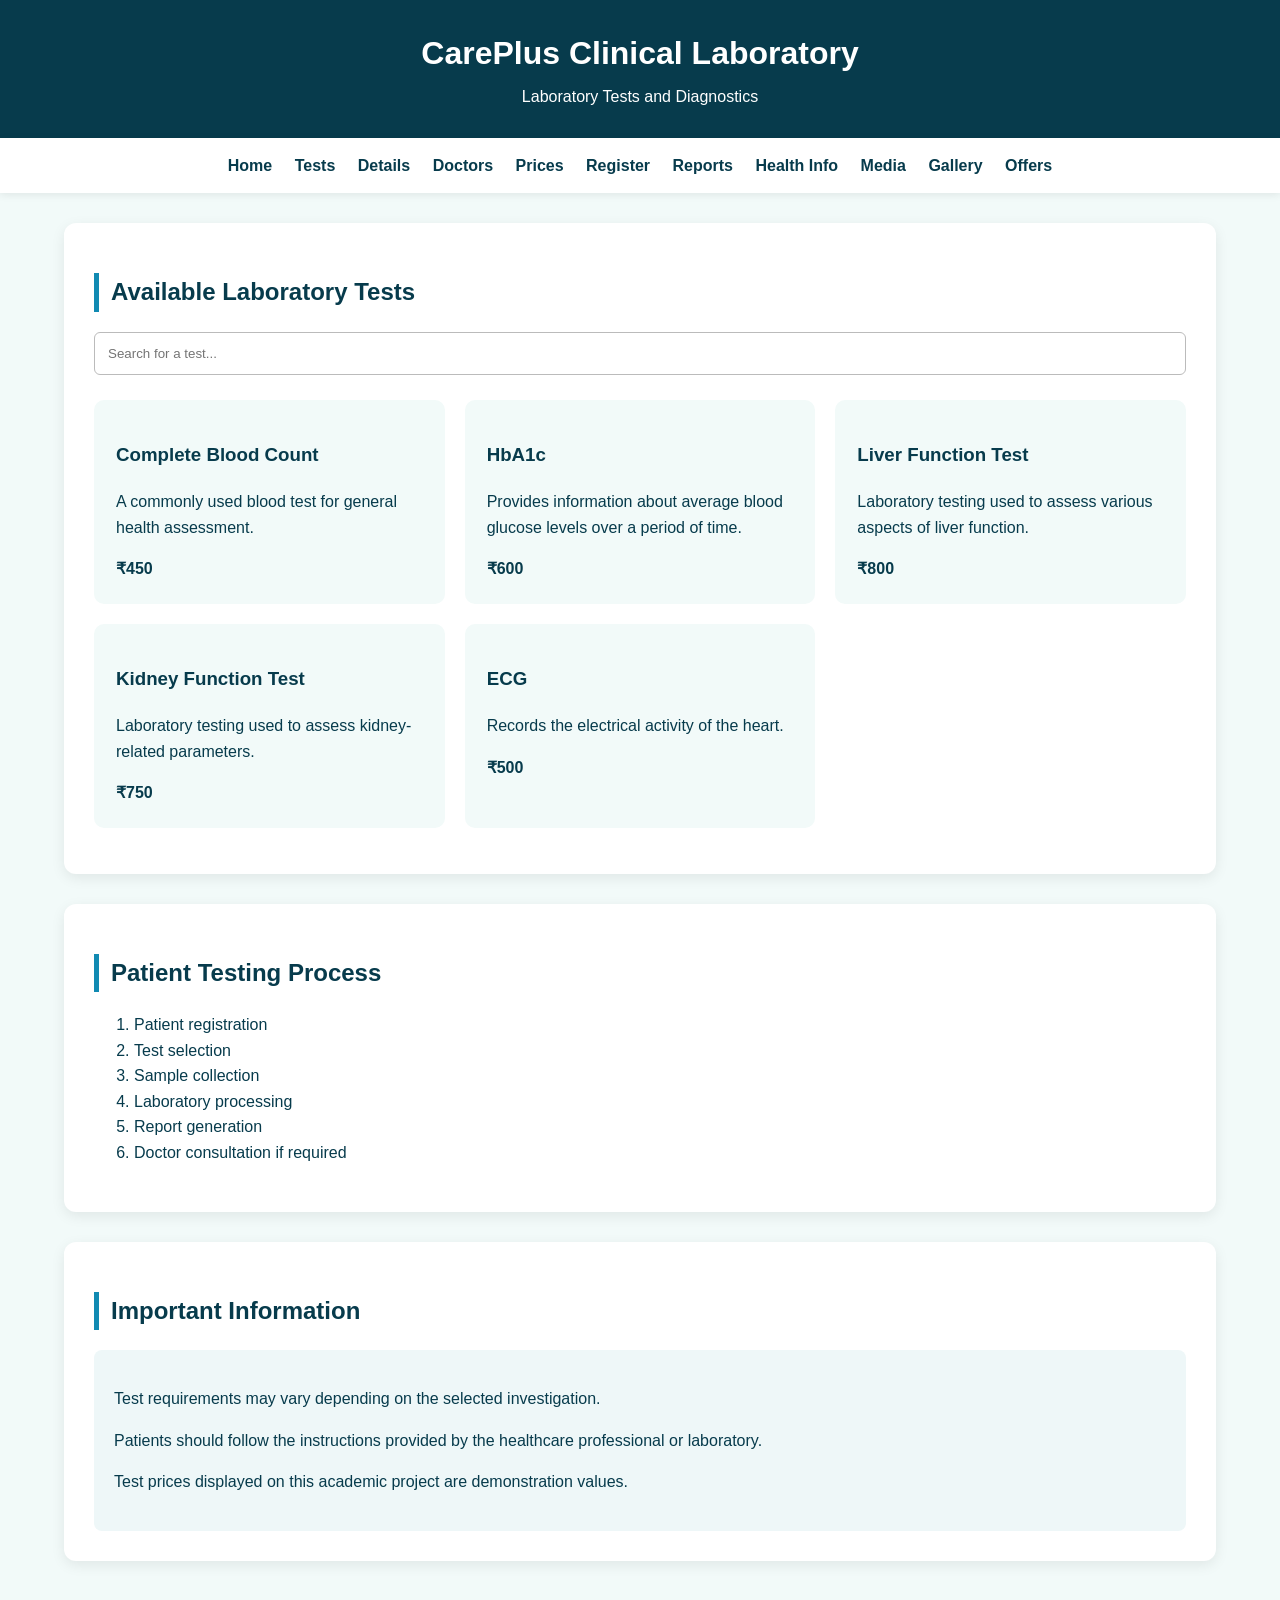
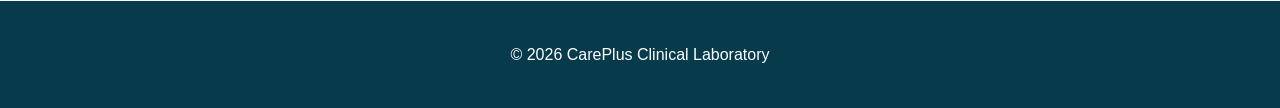
<file: tests.html>
<!DOCTYPE html>
<html>
<head>
    <title>Laboratory Tests - CarePlus</title>
    <link rel="stylesheet" href="style.css">
</head>

<body>

<header>
    <h1>CarePlus Clinical Laboratory</h1>
    <p>Laboratory Tests and Diagnostics</p>
</header>

<nav>
    <a href="index.html">Home</a>
    <a href="tests.html">Tests</a>
    <a href="details.html">Details</a>
    <a href="doctors.html">Doctors</a>
    <a href="table.html">Prices</a>
    <a href="registration.html">Register</a>
    <a href="reports.html">Reports</a>
    <a href="health.html">Health Info</a>
    <a href="media.html">Media</a>
    <a href="gallery.html">Gallery</a>
<a href="offer.html">Offers</a>
</nav>

<main>

<section>

    <h2>Available Laboratory Tests</h2>

    <input
        type="text"
        id="searchTest"
        placeholder="Search for a test..."
        class="search-box"
    >

    <div class="test-grid" id="testList">

        <div class="test-card">
            <h3>Complete Blood Count</h3>
            <p>
                A commonly used blood test for general
                health assessment.
            </p>
            <strong>₹450</strong>
        </div>


        <div class="test-card">
            <h3>HbA1c</h3>
            <p>
                Provides information about average blood
                glucose levels over a period of time.
            </p>
            <strong>₹600</strong>
        </div>


        <div class="test-card">
            <h3>Liver Function Test</h3>
            <p>
                Laboratory testing used to assess various
                aspects of liver function.
            </p>
            <strong>₹800</strong>
        </div>


        <div class="test-card">
            <h3>Kidney Function Test</h3>
            <p>
                Laboratory testing used to assess
                kidney-related parameters.
            </p>
            <strong>₹750</strong>
        </div>


        <div class="test-card">
            <h3>ECG</h3>
            <p>
                Records the electrical activity of
                the heart.
            </p>
            <strong>₹500</strong>
        </div>

    </div>

    <p id="noResult" class="error"></p>

</section>


<section>

    <h2>Patient Testing Process</h2>

    <ol>
        <li>Patient registration</li>
        <li>Test selection</li>
        <li>Sample collection</li>
        <li>Laboratory processing</li>
        <li>Report generation</li>
        <li>Doctor consultation if required</li>
    </ol>

</section>


<section>

    <h2>Important Information</h2>

    <div class="info-box">

        <p>
            Test requirements may vary depending on the
            selected investigation.
        </p>

        <p>
            Patients should follow the instructions provided
            by the healthcare professional or laboratory.
        </p>

        <p>
            Test prices displayed on this academic project
            are demonstration values.
        </p>

    </div>

</section>

</main>


<footer>
    <p>© 2026 CarePlus Clinical Laboratory</p>
</footer>


<script>

const searchBox = document.getElementById("searchTest");
const testCards = document.querySelectorAll(".test-card");
const noResult = document.getElementById("noResult");

searchBox.addEventListener("input", function() {

    let searchValue = searchBox.value.toLowerCase();
    let found = false;

    testCards.forEach(function(card) {

        let text = card.textContent.toLowerCase();

        if (text.includes(searchValue)) {

            card.style.display = "block";
            found = true;

        } else {

            card.style.display = "none";

        }

    });


    if (!found) {

        noResult.textContent = "No matching test found.";

    } else {

        noResult.textContent = "";

    }

});

</script>

</body>
</html>
</file>
<file: style.css>
* {
    box-sizing: border-box;
}

body {
    margin: 0;
    font-family: Arial, sans-serif;
    background-color: #F2FAF9;
    color: #073B4C;
    line-height: 1.6;
}

header {
    background-color: #073B4C;
    color: white;
    text-align: center;
    padding: 28px 15px;
}

header h1 {
    margin: 0;
    font-size: 32px;
}

header p {
    margin: 5px 0 0;
}

nav {
    background-color: white;
    padding: 15px;
    text-align: center;
    box-shadow: 0 2px 8px rgba(0,0,0,0.08);
    position: sticky;
    top: 0;
    z-index: 10;
}

nav a {
    text-decoration: none;
    color: #073B4C;
    font-weight: bold;
    margin: 0 9px;
}

nav a:hover {
    color: #118AB2;
}

main {
    width: 90%;
    max-width: 1200px;
    margin: auto;
}

section {
    background-color: white;
    padding: 30px;
    margin: 30px 0;
    border-radius: 12px;
    box-shadow: 0 4px 14px rgba(0,0,0,0.08);
}

h2 {
    color: #073B4C;
    border-left: 5px solid #118AB2;
    padding-left: 12px;
}


/* Hero */

.hero {
    background: linear-gradient(
        rgba(7,59,76,0.92),
        rgba(17,138,178,0.85)
    );
    color: white;
    padding: 70px 40px;
    margin-top: 30px;
}

.hero h2 {
    color: white;
    border: none;
    padding: 0;
    font-size: 42px;
}

.hero p {
    max-width: 650px;
    font-size: 18px;
}


/* Buttons */

.button {
    display: inline-block;
    background-color: #118AB2;
    color: white;
    text-decoration: none;
    border: none;
    padding: 11px 20px;
    border-radius: 6px;
    cursor: pointer;
    font-weight: bold;
    margin: 5px;
}

.button:hover {
    background-color: #073B4C;
}

.secondary-button {
    background-color: white;
    color: #073B4C;
}


/* Cards */

.card-container {
    display: grid;
    grid-template-columns: repeat(4, 1fr);
    gap: 20px;
}

.card,
.package-card,
.test-card,
.doctor-card,
.detail-card,
.health-card {
    background-color: #F2FAF9;
    padding: 22px;
    border-radius: 10px;
    transition: 0.3s;
}

.card:hover,
.package-card:hover,
.test-card:hover,
.doctor-card:hover {
    transform: translateY(-5px);
    box-shadow: 0 7px 18px rgba(0,0,0,0.12);
}

.card a {
    color: #118AB2;
    font-weight: bold;
}

.package-card {
    text-align: center;
}

.package-card h3 {
    color: #073B4C;
}


/* Emergency Support */

.emergency-banner {
    background: linear-gradient(
        135deg,
        #FDE8E5,
        #F9D8D3
    );
    color: #7A2525;
    text-align: center;
    border: 1px solid #E9AAA2;
    border-left: 6px solid #D85C50;
    box-shadow: 0 4px 14px rgba(180,70,60,0.12);
}

.emergency-banner h2 {
    color: #8F2D2D;
    border: none;
    padding: 0;
    margin-bottom: 10px;
}

.emergency-banner p {
    margin: 8px 0;
}

.emergency-banner strong {
    color: #8F2D2D;
}

.emergency-banner .button {
    background-color: #C94C4C;
}

.emergency-banner .button:hover {
    background-color: #8F2D2D;
}


/* Features */

.feature-list {
    display: grid;
    grid-template-columns: repeat(2, 1fr);
    gap: 20px;
}

.feature-list div {
    padding: 20px;
    border-left: 4px solid #2A9D8F;
    background-color: #F2FAF9;
}


/* Patient Journey */

.patient-journey {
    text-align: center;
}

.journey {
    display: flex;
    justify-content: space-around;
    gap: 15px;
    flex-wrap: wrap;
}

.journey div {
    min-width: 120px;
}

.journey span {
    display: inline-block;
    background-color: #118AB2;
    color: white;
    width: 45px;
    height: 45px;
    line-height: 45px;
    border-radius: 50%;
    font-weight: bold;
}


/* Information */

.disclaimer {
    background-color: #eef5f6;
    border-left: 5px solid #073B4C;
}

.small-note {
    font-size: 13px;
    color: #666;
}

.info-box {
    background-color: #eef7f8;
    padding: 20px;
    border-radius: 8px;
    margin-top: 20px;
}


/* Messages */

.error {
    color: #C94C4C;
    font-weight: bold;
}

.success {
    color: #176b52;
    background-color: #e8f7f1;
    padding: 20px;
    border-radius: 8px;
}


/* Search */

.search-box {
    width: 100%;
    padding: 13px;
    border: 1px solid #bbb;
    border-radius: 6px;
    margin-bottom: 25px;
}


/* Tests and Doctors */

.test-grid,
.doctor-grid {
    display: grid;
    grid-template-columns: repeat(3, 1fr);
    gap: 20px;
}

.doctor-card {
    text-align: center;
}

.doctor-icon {
    width: 70px;
    height: 70px;
    line-height: 70px;
    margin: auto;
    border-radius: 50%;
    background-color: #118AB2;
    color: white;
    font-weight: bold;
}


/* Reports */

.report-card {
    margin-top: 25px;
    padding: 25px;
    background-color: #F2FAF9;
    border-radius: 10px;
}


/* Tables */

table {
    width: 100%;
    border-collapse: collapse;
}

th,
td {
    padding: 12px;
    border: 1px solid #ccc;
    text-align: left;
}

th {
    background-color: #073B4C;
    color: white;
}


/* Media */

.media-box video {
    width: 100%;
    max-width: 800px;
    display: block;
    margin: auto;
    border-radius: 10px;
}

.media-box audio {
    width: 100%;
}


/* Footer */

footer {
    background-color: #073B4C;
    color: white;
    text-align: center;
    padding: 25px;
    margin-top: 40px;
}


/* Responsive Design */

@media(max-width: 768px) {

    .card-container,
    .test-grid,
    .doctor-grid {
        grid-template-columns: 1fr;
    }

    .feature-list {
        grid-template-columns: 1fr;
    }

    nav a {
        display: inline-block;
        margin: 5px;
    }

    .hero h2 {
        font-size: 30px;
    }

    section {
        padding: 20px;
    }

    main {
        width: 94%;
    }

    table {
        font-size: 13px;
    }
}
</file>
<file: nav.css>
nav {
    background-color: #118AB2;
    padding: 12px;
    text-align: center;
}

nav a {
    display: inline-block;
    text-decoration: none;
    color: white;
    padding: 10px 15px;
    margin: 5px;
    border-radius: 8px;
    transition: 0.3s;
}

nav a:hover {
    background-color: #06A77D;
    text-decoration: underline;
}
</file>
<file: form.css>
.form-container {
    max-width: 800px;
    margin: 30px auto;
}

.form-container form {
    display: flex;
    flex-direction: column;
}

.form-container label {
    margin-top: 15px;
    margin-bottom: 5px;
    font-weight: bold;
}

.form-container input,
.form-container select,
.form-container textarea {
    padding: 12px;
    border: 1px solid #bbb;
    border-radius: 6px;
    font-size: 15px;
}

.form-container textarea {
    min-height: 100px;
    resize: vertical;
}

.form-container input:focus,
.form-container select:focus,
.form-container textarea:focus {
    outline: none;
    border-color: #118AB2;
}

.invalid {
    border: 2px solid #D62828 !important;
    background-color: #fff4f4;
}

.fee-box {
    background-color: #F2FAF9;
    padding: 20px;
    margin: 25px 0;
    border-radius: 8px;
    border-left: 5px solid #118AB2;
}

.reset-button {
    background-color: #777;
}
</file>
<file: table.css>
body {
    text-align: center;
}

table {
    width: 90%;
    margin: 30px auto;
    border-collapse: collapse;
    background: white;
    box-shadow: 0 0 10px lightgray;
}

caption {
    font-size: 24px;
    font-weight: bold;
    padding: 15px;
    color: #073B4C;
}

th {
    background: #073B4C;
    color: white;
}

th, td {
    border: 1px solid #ddd;
    padding: 12px;
    text-align: center;
}

tr:nth-child(even) {
    background: #D9F3EE;
}

tr:hover {
    background: #BDEEE0;
}

tfoot {
    font-weight: bold;
}
</file>
